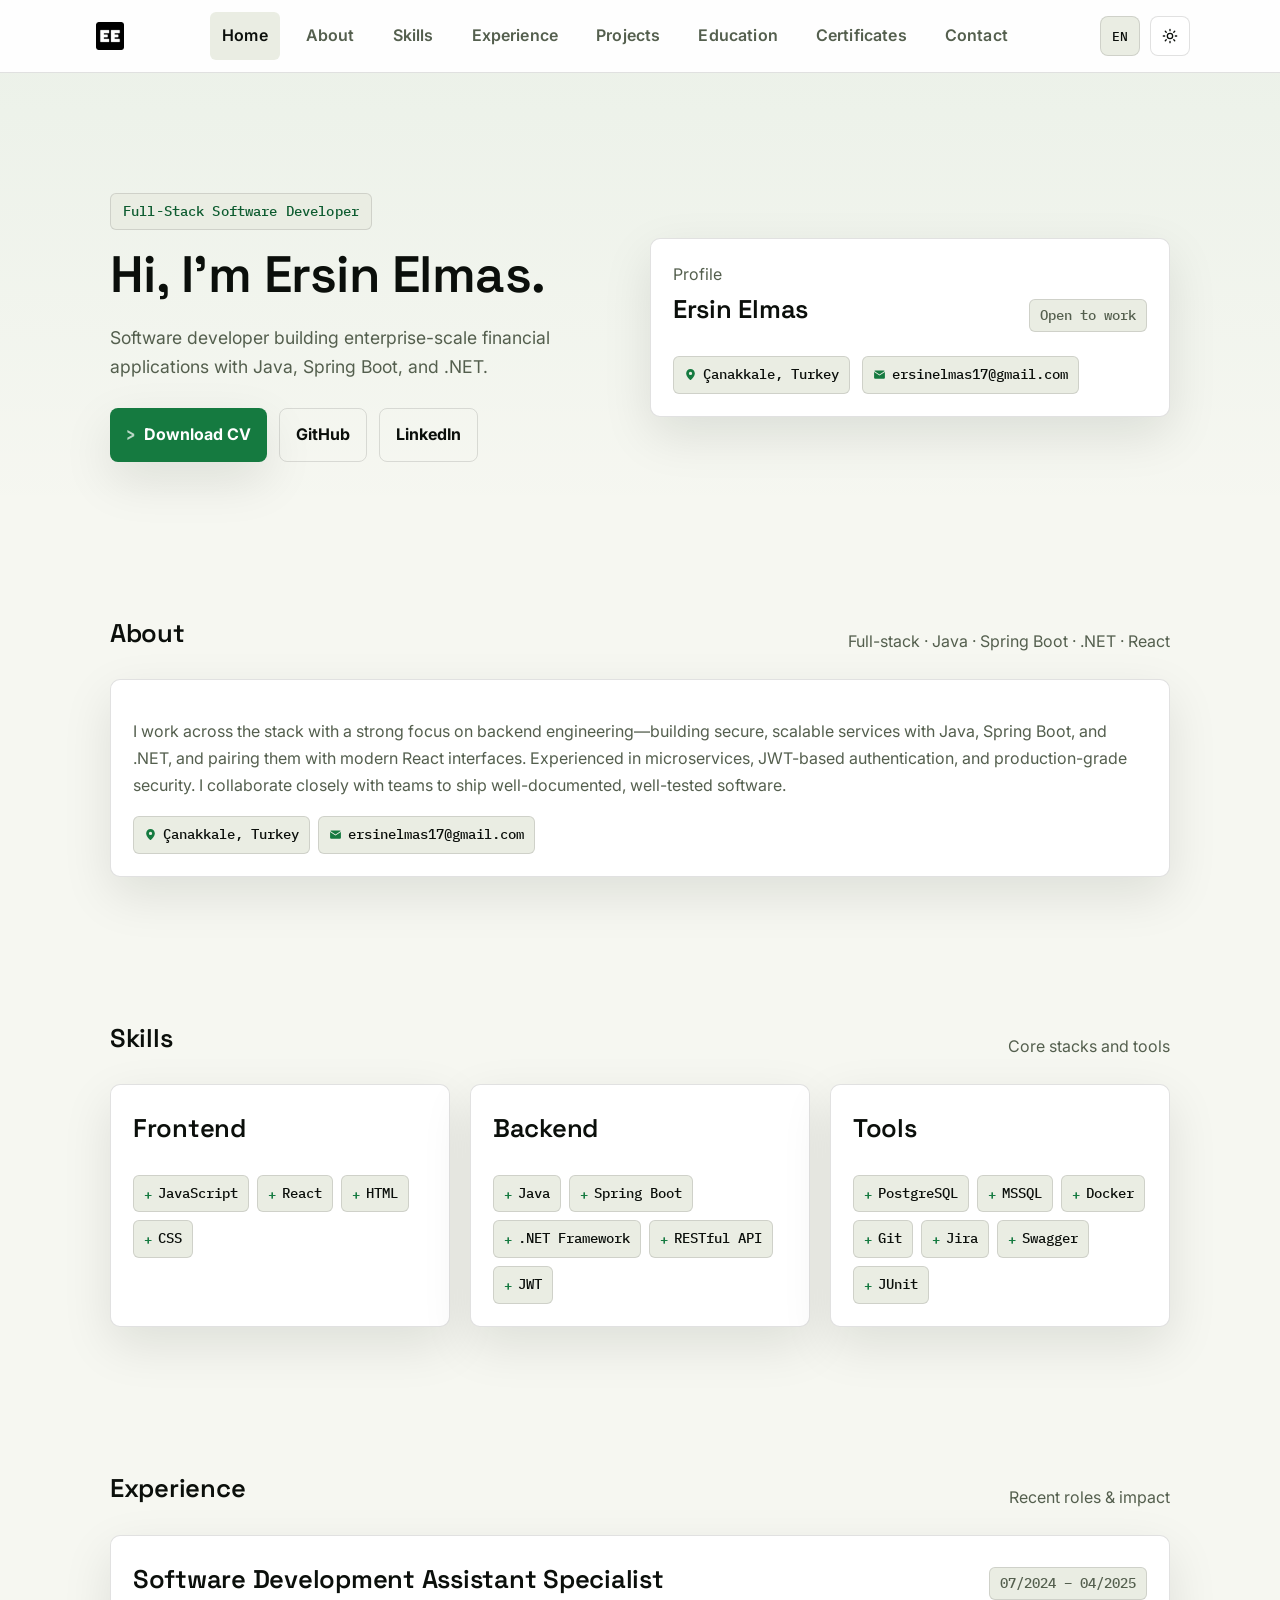
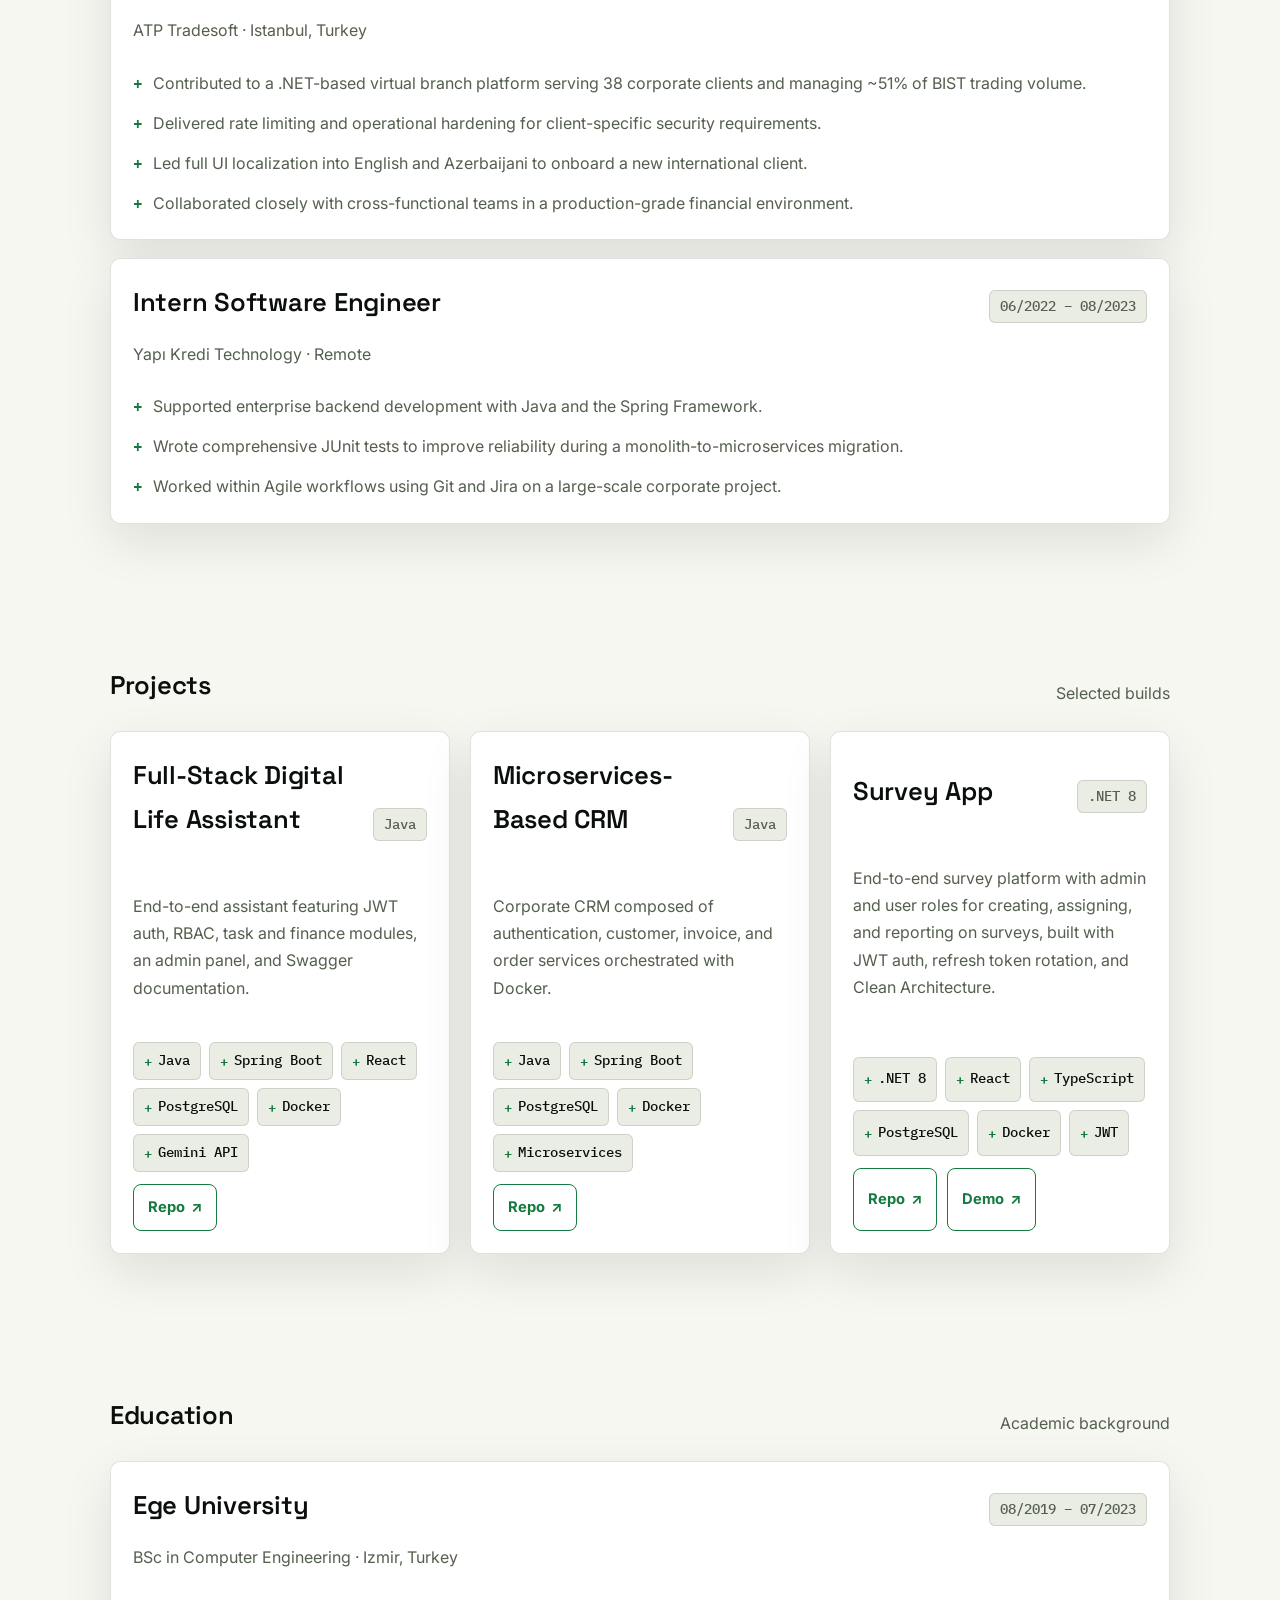
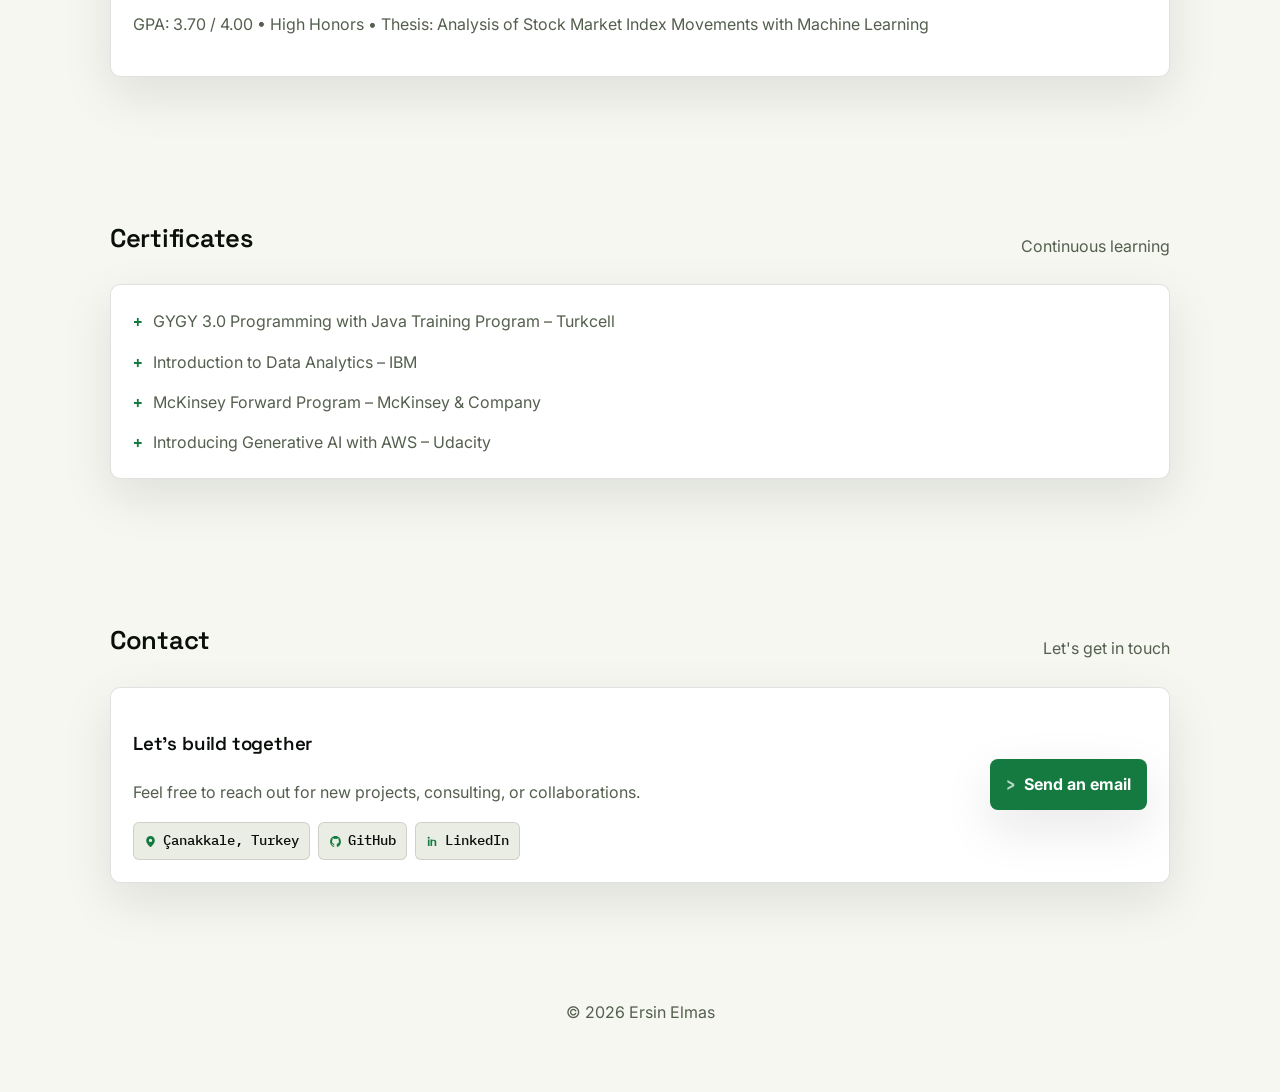
<file: index.html>
<!doctype html>
<html lang="tr">
  <head>
    <meta charset="utf-8">
    <meta name="viewport" content="width=device-width, initial-scale=1">
    <title>Ersin Elmas | Full-Stack Yazılım Geliştirici</title>
    <meta name="description" content="Full-stack geliştirici. Java, Spring Boot, .NET, React ve bulut altyapısı deneyimi. Kurumsal finans uygulamalarında güvenli ve ölçeklenebilir çözümler üretiyorum.">
    <meta property="og:title" content="Ersin Elmas | Full-Stack Yazılım Geliştirici">
    <meta property="og:description" content="Java, Spring Boot, .NET ve React ile mikroservis tabanlı finans uygulamaları geliştiren yazılım geliştirici.">
    <meta property="og:type" content="website">
    <meta property="og:url" content="https://ersinelmas.github.io/">
    <meta property="og:image" content="https://ersinelmas.github.io/images/og-image.png">
    <meta property="og:image:width" content="1200">
    <meta property="og:image:height" content="630">
    <meta property="og:locale" content="tr_TR">
    <meta name="twitter:card" content="summary_large_image">
    <meta name="twitter:title" content="Ersin Elmas | Full-Stack Yazılım Geliştirici">
    <meta name="twitter:description" content="Java, Spring Boot, .NET ve React ile mikroservis tabanlı finans uygulamaları geliştiren yazılım geliştirici.">
    <meta name="twitter:image" content="https://ersinelmas.github.io/images/og-image.png">
    <meta name="theme-color" content="#0a0c0a">
    <link rel="canonical" href="https://ersinelmas.github.io/">
    <link rel="icon" href="favicon.ico">
    <link rel="preconnect" href="https://fonts.googleapis.com">
    <link rel="preconnect" href="https://fonts.gstatic.com" crossorigin>
    <link href="https://fonts.googleapis.com/css2?family=Inter:wght@400;500;600;700&family=Space+Grotesk:wght@500;600;700&family=IBM+Plex+Mono:wght@400;500;600&display=swap" rel="stylesheet">
    <link rel="stylesheet" href="css/main.css">
    <script type="application/ld+json">
    {
      "@context": "https://schema.org",
      "@type": "Person",
      "name": "Ersin Elmas",
      "jobTitle": "Full-Stack Yazılım Geliştirici",
      "url": "https://ersinelmas.github.io/",
      "email": "mailto:ersinelmas17@gmail.com",
      "sameAs": [
        "https://github.com/ersinelmas",
        "https://linkedin.com/in/ersin-elmas"
      ],
      "knowsAbout": ["Java", "Spring Boot", ".NET", "React", "Docker", "PostgreSQL"]
    }
    </script>
  </head>
  <body>
    <a class="skip-link" href="#main-content" data-i18n="a11y.skipLink">İçeriğe geç</a>
    <header class="site-header">
      <div class="container navbar">
        <a class="brand" href="#home" aria-label="Ersin Elmas ana sayfa">
          <img src="favicon.ico" alt="EE logosu">
        </a>
        <nav class="nav-links" id="nav-links">
          <a href="#home" data-i18n="nav.home"></a>
          <a href="#about" data-i18n="nav.about"></a>
          <a href="#skills" data-i18n="nav.skills"></a>
          <a href="#experience" data-i18n="nav.experience"></a>
          <a href="#projects" data-i18n="nav.projects"></a>
          <a href="#education" data-i18n="nav.education"></a>
          <a href="#certificates" data-i18n="nav.certificates"></a>
          <a href="#contact" data-i18n="nav.contact"></a>
        </nav>
        <div class="header-actions">
          <div class="controls">
            <button class="toggle-btn" id="lang-toggle" type="button" aria-label="İngilizceye geç">TR</button>
            <button class="theme-btn" id="theme-toggle" aria-label="Açık temaya geç">
              <svg class="theme-icon icon-sun" aria-hidden="true" viewBox="0 0 24 24" fill="none" stroke="currentColor" stroke-width="2" stroke-linecap="round" stroke-linejoin="round">
                <circle cx="12" cy="12" r="4"></circle>
                <path d="M12 2v2M12 20v2M4.93 4.93l1.41 1.41M17.66 17.66l1.41 1.41M2 12h2M20 12h2M6.34 17.66l-1.41 1.41M19.07 4.93l-1.41 1.41"></path>
              </svg>
              <svg class="theme-icon icon-moon" aria-hidden="true" viewBox="0 0 24 24" fill="none" stroke="currentColor" stroke-width="2" stroke-linecap="round" stroke-linejoin="round">
                <path d="M21 12.79A9 9 0 1 1 11.21 3 7 7 0 0 0 21 12.79z"></path>
              </svg>
            </button>
          </div>
          <button class="menu-toggle" id="menu-toggle" aria-expanded="false" aria-controls="nav-links" aria-label="Menüyü aç/kapat">☰</button>
        </div>
      </div>
    </header>

    <noscript>
      <div class="container" style="padding: 24px 20px;">
        <p>Bu sayfanın içeriğini görüntülemek için JavaScript'i etkinleştirmeniz gerekiyor. İletişim: <a href="mailto:ersinelmas17@gmail.com">ersinelmas17@gmail.com</a> · <a href="https://github.com/ersinelmas" target="_blank" rel="noreferrer">GitHub</a> · <a href="https://linkedin.com/in/ersin-elmas" target="_blank" rel="noreferrer">LinkedIn</a></p>
      </div>
    </noscript>

    <main id="main-content">
      <section class="hero" id="home">
        <div class="container">
          <div class="grid hero-grid">
            <div>
              <span class="eyebrow" data-i18n="hero.eyebrow"></span>
              <h1 data-i18n="hero.title"></h1>
              <p class="lead" data-i18n="hero.subtitle"></p>
              <div class="actions">
                <a class="button" href="CV-Ersin-Elmas.pdf" download data-i18n="hero.actions.cv"></a>
                <a class="button secondary" href="https://github.com/ersinelmas" target="_blank" rel="noreferrer" data-i18n="hero.actions.github"></a>
                <a class="button secondary" href="https://linkedin.com/in/ersin-elmas" target="_blank" rel="noreferrer" data-i18n="hero.actions.linkedin"></a>
              </div>
            </div>
            <div class="card">
              <div class="section-header">
                <div>
                  <p class="section-subtitle" data-i18n="hero.profile.heading"></p>
                  <h2 class="section-title" data-i18n="hero.profile.name"></h2>
                </div>
                <div class="badge" data-i18n="hero.profile.badge"></div>
              </div>
              <div class="meta-row">
                <span class="skill-badge icon-badge icon-location"><svg class="badge-icon" aria-hidden="true" viewBox="0 0 24 24"><path d="M12 2C7.58 2 4 5.58 4 10c0 5.25 6.72 11.32 7 11.58a1.5 1.5 0 0 0 2 0C13.28 21.32 20 15.25 20 10c0-4.42-3.58-8-8-8zm0 11a3 3 0 1 1 0-6 3 3 0 0 1 0 6z"/></svg><span id="about-location"></span></span>
                <span class="skill-badge icon-badge icon-email"><svg class="badge-icon" aria-hidden="true" viewBox="0 0 24 24"><path d="M2.28 5.6A2 2 0 0 1 4 4.5h16a2 2 0 0 1 1.72 1.1L12 12 2.28 5.6z"/><path d="M22 7.4v10.6a2 2 0 0 1-2 2H4a2 2 0 0 1-2-2V7.4l9.32 6.13a1.2 1.2 0 0 0 1.36 0L22 7.4z"/></svg><span id="about-email"></span></span>
              </div>
            </div>
          </div>
        </div>
      </section>

      <section class="section" id="about">
        <div class="container">
          <div class="section-header">
            <h2 class="section-title" data-i18n="about.title"></h2>
            <p class="section-subtitle" data-i18n="subtitles.about"></p>
          </div>
          <div class="card">
            <p class="muted" data-i18n="about.description"></p>
            <div class="tag-row" aria-label="Contact details">
              <span class="skill-badge icon-badge icon-location"><svg class="badge-icon" aria-hidden="true" viewBox="0 0 24 24"><path d="M12 2C7.58 2 4 5.58 4 10c0 5.25 6.72 11.32 7 11.58a1.5 1.5 0 0 0 2 0C13.28 21.32 20 15.25 20 10c0-4.42-3.58-8-8-8zm0 11a3 3 0 1 1 0-6 3 3 0 0 1 0 6z"/></svg><span id="about-detail-location"></span></span>
              <span class="skill-badge icon-badge icon-email"><svg class="badge-icon" aria-hidden="true" viewBox="0 0 24 24"><path d="M2.28 5.6A2 2 0 0 1 4 4.5h16a2 2 0 0 1 1.72 1.1L12 12 2.28 5.6z"/><path d="M22 7.4v10.6a2 2 0 0 1-2 2H4a2 2 0 0 1-2-2V7.4l9.32 6.13a1.2 1.2 0 0 0 1.36 0L22 7.4z"/></svg><span id="about-detail-email"></span></span>
            </div>
          </div>
        </div>
      </section>

      <section class="section" id="skills">
        <div class="container">
          <div class="section-header">
            <h2 class="section-title" data-i18n="skills.title"></h2>
            <p class="section-subtitle" data-i18n="subtitles.skills"></p>
          </div>
          <div class="grid skill-grid" id="skills-list"></div>
        </div>
      </section>

      <section class="section" id="experience">
        <div class="container">
          <div class="section-header">
            <h2 class="section-title" data-i18n="experience.title"></h2>
            <p class="section-subtitle" data-i18n="subtitles.experience"></p>
          </div>
          <div class="timeline" id="experience-list"></div>
        </div>
      </section>

      <section class="section" id="projects">
        <div class="container">
          <div class="section-header">
            <h2 class="section-title" data-i18n="projects.title"></h2>
            <p class="section-subtitle" data-i18n="subtitles.projects"></p>
          </div>
          <div class="grid project-grid" id="projects-list"></div>
        </div>
      </section>

      <section class="section" id="education">
        <div class="container">
          <div class="section-header">
            <h2 class="section-title" data-i18n="education.title"></h2>
            <p class="section-subtitle" data-i18n="subtitles.education"></p>
          </div>
          <div class="timeline" id="education-list"></div>
        </div>
      </section>

      <section class="section" id="certificates">
        <div class="container">
          <div class="section-header">
            <h2 class="section-title" data-i18n="certificates.title"></h2>
            <p class="section-subtitle" data-i18n="subtitles.certificates"></p>
          </div>
          <div class="card">
            <ul class="list" id="certificate-list"></ul>
          </div>
        </div>
      </section>

      <section class="section" id="contact">
        <div class="container">
          <div class="section-header">
            <h2 class="section-title" data-i18n="contact.title"></h2>
            <p class="section-subtitle" data-i18n="subtitles.contact"></p>
          </div>
          <div class="card contact-card">
            <div>
              <h3 data-i18n="contact.headline"></h3>
              <p class="muted" data-i18n="contact.description"></p>
              <div class="tag-row">
                <span class="skill-badge icon-badge icon-location"><svg class="badge-icon" aria-hidden="true" viewBox="0 0 24 24"><path d="M12 2C7.58 2 4 5.58 4 10c0 5.25 6.72 11.32 7 11.58a1.5 1.5 0 0 0 2 0C13.28 21.32 20 15.25 20 10c0-4.42-3.58-8-8-8zm0 11a3 3 0 1 1 0-6 3 3 0 0 1 0 6z"/></svg><span id="contact-location"></span></span>
                <a class="skill-badge icon-badge icon-github" href="https://github.com/ersinelmas" target="_blank" rel="noreferrer"><svg class="badge-icon" aria-hidden="true" viewBox="0 0 24 24"><path d="M12 2C6.48 2 2 6.58 2 12.25c0 4.53 2.87 8.37 6.84 9.73.5.1.68-.22.68-.49 0-.24-.01-1.04-.01-1.88-2.78.62-3.37-1.22-3.37-1.22-.46-1.2-1.11-1.52-1.11-1.52-.91-.64.07-.63.07-.63 1 .07 1.53 1.05 1.53 1.05.89 1.57 2.34 1.12 2.91.86.09-.66.35-1.12.63-1.38-2.22-.26-4.56-1.14-4.56-5.07 0-1.12.39-2.03 1.03-2.75-.1-.26-.45-1.31.1-2.73 0 0 .84-.28 2.75 1.05a9.3 9.3 0 0 1 5 0c1.91-1.33 2.75-1.05 2.75-1.05.55 1.42.2 2.47.1 2.73.64.72 1.03 1.63 1.03 2.75 0 3.94-2.34 4.8-4.57 5.06.36.32.68.94.68 1.9 0 1.37-.01 2.47-.01 2.81 0 .27.18.6.69.49A10.26 10.26 0 0 0 22 12.25C22 6.58 17.52 2 12 2z"/></svg>GitHub</a>
                <a class="skill-badge icon-badge icon-linkedin" href="https://linkedin.com/in/ersin-elmas" target="_blank" rel="noreferrer"><svg class="badge-icon" aria-hidden="true" viewBox="0 0 24 24"><path d="M6.94 5a2 2 0 1 1-4 0 2 2 0 0 1 4 0zM3.5 8.5h3v12h-3v-12zm6 0h2.9v1.64h.04c.4-.76 1.4-1.56 2.86-1.56 3.06 0 3.63 2 3.63 4.62v7.3h-3v-6.47c0-1.54-.03-3.53-2.15-3.53-2.15 0-2.48 1.68-2.48 3.42v6.58h-3v-12z"/></svg>LinkedIn</a>
              </div>
            </div>
            <div>
              <a class="button" id="contact-email" href="mailto:ersinelmas17@gmail.com" data-i18n="contact.emailLabel"></a>
            </div>
          </div>
        </div>
      </section>
    </main>

    <footer class="footer">
      <div class="container">
        <p>© <span id="year"></span> Ersin Elmas</p>
      </div>
    </footer>

    <script src="js/main.js" type="module"></script>
  </body>
</html>
</file>
<file: css/main.css>
:root {
  --font-primary: 'Inter', system-ui, -apple-system, BlinkMacSystemFont, 'Segoe UI', sans-serif;
  --font-display: 'Space Grotesk', var(--font-primary);
  --font-mono: 'IBM Plex Mono', ui-monospace, SFMono-Regular, Menlo, Consolas, monospace;
  --bg: #0a0c0a;
  --surface: #12160f;
  --muted-surface: #181f15;
  --text: #f2f5ec;
  --muted: #8fa089;
  --accent: #3fcb77;
  --accent-strong: #2e9c5c;
  --border: rgba(63, 203, 119, 0.16);
  --shadow: 0 20px 60px rgba(0, 0, 0, 0.45);
  --max-width: 1100px;
  --radius: 10px;
  --gutter: 20px;
  --control-size: 40px;
  --button-text: #0a0c0a;
  --eyebrow-text: var(--accent);
}

:root[data-theme='light'] {
  --bg: #f6f7f1;
  --surface: #ffffff;
  --muted-surface: #eaede3;
  --text: #0b0f0b;
  --muted: #545f4e;
  --accent: #157a40;
  --accent-strong: #0e5c30;
  --border: rgba(11, 15, 11, 0.12);
  --shadow: 0 18px 50px rgba(11, 15, 11, 0.1);
  --button-text: #ffffff;
  --eyebrow-text: var(--accent-strong);
}

* {
  box-sizing: border-box;
}

html {
  scroll-behavior: smooth;
}

body {
  margin: 0;
  font-family: var(--font-primary);
  background: linear-gradient(180deg, rgba(63, 203, 119, 0.06), transparent 12%),
    var(--bg);
  color: var(--text);
  line-height: 1.7;
  min-height: 100vh;
}

:root[data-theme='light'] body {
  background: linear-gradient(180deg, rgba(21, 122, 64, 0.05), transparent 12%), var(--bg);
}

h1,
h2,
h3,
.section-title {
  font-family: var(--font-display);
  font-weight: 600;
  letter-spacing: -0.01em;
}

body[data-reduced-motion='true'] *,
body[data-reduced-motion='true'] *::before,
body[data-reduced-motion='true'] *::after {
  animation-duration: 0.001ms !important;
  animation-iteration-count: 1 !important;
  transition-duration: 0.001ms !important;
}

img {
  max-width: 100%;
  height: auto;
}

a {
  color: inherit;
  text-decoration: none;
}

a:focus-visible,
button:focus-visible {
  outline: 2px solid var(--accent);
  outline-offset: 4px;
}

.container {
  width: min(100%, var(--max-width));
  margin: 0 auto;
  padding: 0 var(--gutter);
}

.site-header {
  --header-height: 72px;
  position: sticky;
  top: 0;
  z-index: 10;
  backdrop-filter: blur(10px);
  background: rgba(10, 12, 10, 0.85);
  border-bottom: 1px solid var(--border);
}

:root[data-theme='light'] .site-header {
  background: rgba(255, 255, 255, 0.92);
}

.navbar {
  display: flex;
  align-items: center;
  justify-content: space-between;
  min-height: var(--header-height);
  gap: 12px;
  padding: 10px 0;
}

.brand {
  display: inline-flex;
  align-items: center;
  justify-content: center;
  width: var(--control-size);
  height: var(--control-size);
  padding: 0;
  border-radius: 8px;
}

.brand img {
  width: 28px;
  height: 28px;
}

.nav-links {
  display: flex;
  gap: 14px;
  align-items: center;
}

.nav-links a {
  padding: 10px 12px;
  border-radius: 6px;
  color: var(--muted);
  font-weight: 600;
  letter-spacing: 0.01em;
  transition: color 0.2s ease, background 0.2s ease;
  white-space: nowrap;
}

.nav-links a:hover,
.nav-links a.active {
  color: var(--text);
  background: var(--muted-surface);
}

.controls {
  display: flex;
  align-items: center;
  gap: 10px;
}

.toggle-btn {
  display: inline-flex;
  align-items: center;
  justify-content: center;
  width: var(--control-size);
  height: var(--control-size);
  padding: 0;
  border: 1px solid var(--border);
  background: var(--muted-surface);
  color: var(--text);
  border-radius: 8px;
  font-family: var(--font-mono);
  font-size: 13px;
  font-weight: 500;
  cursor: pointer;
  transition: transform 0.2s ease, border-color 0.2s ease;
}

.theme-btn {
  display: inline-flex;
  align-items: center;
  justify-content: center;
  width: var(--control-size);
  height: var(--control-size);
  padding: 0;
  border: 1px solid var(--border);
  background: var(--surface);
  color: var(--text);
  border-radius: 8px;
  cursor: pointer;
  transition: border-color 0.2s ease, transform 0.2s ease;
}

.theme-btn:hover {
  border-color: var(--accent);
}

.theme-icon {
  width: 16px;
  height: 16px;
}

.theme-icon.icon-sun {
  display: none;
}

:root[data-theme='light'] .theme-icon.icon-sun {
  display: inline-flex;
}

:root[data-theme='light'] .theme-icon.icon-moon {
  display: none;
}

.header-actions {
  display: flex;
  align-items: center;
  gap: 10px;
}

.menu-toggle {
  display: none;
  align-items: center;
  justify-content: center;
  width: var(--control-size);
  height: var(--control-size);
  padding: 0;
  border: 1px solid var(--border);
  background: var(--surface);
  color: var(--text);
  border-radius: 8px;
  font-size: 16px;
  cursor: pointer;
}

.hero {
  padding: 120px 0 80px;
}

.grid {
  display: grid;
  gap: 20px;
}

.hero-grid {
  grid-template-columns: repeat(auto-fit, minmax(280px, 1fr));
  align-items: center;
}

.eyebrow {
  display: inline-flex;
  padding: 6px 12px;
  background: var(--muted-surface);
  border: 1px solid var(--border);
  border-radius: 6px;
  font-family: var(--font-mono);
  font-weight: 500;
  font-size: 0.85rem;
  letter-spacing: 0.01em;
  color: var(--eyebrow-text);
}

.skip-link {
  position: absolute;
  top: -60px;
  left: 12px;
  z-index: 100;
  padding: 12px 16px;
  background: var(--accent);
  color: var(--button-text);
  border-radius: 6px;
  font-weight: 700;
  transition: top 0.2s ease;
}

.skip-link:focus {
  top: 12px;
}

.hero h1 {
  font-size: clamp(2.4rem, 4vw, 3.2rem);
  margin: 16px 0 12px;
  line-height: 1.15;
}

.lead {
  font-size: 1.1rem;
  color: var(--muted);
  margin-bottom: 26px;
}

.actions {
  display: flex;
  flex-wrap: wrap;
  gap: 12px;
}

.button {
  display: inline-flex;
  align-items: center;
  gap: 8px;
  padding: 12px 16px;
  background: var(--accent);
  color: var(--button-text);
  border-radius: 8px;
  font-weight: 700;
  border: none;
  cursor: pointer;
  box-shadow: var(--shadow);
  transition: transform 0.2s ease, box-shadow 0.2s ease;
}

.button:not(.secondary)::before {
  content: '>';
  font-family: var(--font-mono);
  opacity: 0.7;
}

.button.secondary {
  background: transparent;
  color: var(--text);
  border: 1px solid var(--border);
  box-shadow: none;
}

.button:hover {
  transform: translateY(-2px);
  box-shadow: 0 16px 40px rgba(0, 0, 0, 0.25);
}

.card {
  background: var(--surface);
  border: 1px solid var(--border);
  border-radius: var(--radius);
  padding: 22px;
  box-shadow: var(--shadow);
}

.section {
  padding: 70px 0;
}

.section-header {
  display: flex;
  justify-content: space-between;
  align-items: flex-end;
  gap: 16px;
  margin-bottom: 24px;
}

.section-title {
  font-size: 1.6rem;
  margin: 0;
}

.section-subtitle {
  color: var(--muted);
  margin: 0;
}

.muted {
  color: var(--muted);
}

.skill-grid {
  grid-template-columns: repeat(auto-fit, minmax(220px, 1fr));
}

.skill-badge {
  display: inline-flex;
  align-items: center;
  gap: 6px;
  padding: 6px 10px;
  background: var(--muted-surface);
  border: 1px solid var(--border);
  border-radius: 6px;
  color: var(--text);
  font-family: var(--font-mono);
  font-size: 0.88rem;
  font-weight: 500;
}

.skill-badge:not(.icon-badge)::before {
  content: '+';
  color: var(--accent);
  font-weight: 600;
}

.badge-icon {
  width: 13px;
  height: 13px;
  flex-shrink: 0;
  fill: var(--accent);
}

.list {
  list-style: none;
  padding: 0;
  margin: 0;
  display: grid;
  gap: 12px;
}

.list li {
  display: grid;
  grid-template-columns: auto 1fr;
  gap: 10px;
  align-items: baseline;
  color: var(--muted);
}

.list li::before {
  content: '+';
  font-family: var(--font-mono);
  font-weight: 600;
  color: var(--accent);
}

.timeline {
  display: grid;
  gap: 18px;
}

.timeline-item {
  display: grid;
  gap: 8px;
}

.timeline-head {
  display: flex;
  justify-content: space-between;
  align-items: baseline;
  gap: 12px;
}

.badge {
  display: inline-flex;
  align-items: center;
  padding: 4px 10px;
  border-radius: 6px;
  border: 1px solid var(--border);
  background: var(--muted-surface);
  color: var(--muted);
  font-family: var(--font-mono);
  font-weight: 500;
  font-size: 0.85rem;
}

.tag-row {
  display: flex;
  flex-wrap: wrap;
  gap: 8px;
  margin-top: 12px;
}

.project-grid {
  grid-template-columns: repeat(auto-fit, minmax(260px, 1fr));
}

.project-card {
  display: grid;
  gap: 12px;
}

.project-actions {
  display: flex;
  gap: 10px;
  flex-wrap: wrap;
}

.link-btn {
  display: inline-flex;
  align-items: center;
  gap: 6px;
  padding: 10px 14px;
  border-radius: 8px;
  border: 1px solid var(--accent);
  background: transparent;
  color: var(--accent);
  font-weight: 700;
  font-size: 0.92rem;
  cursor: pointer;
  transition: transform 0.2s ease, background 0.2s ease, color 0.2s ease;
}

.link-btn::after {
  content: '↗';
}

.link-btn:hover {
  background: var(--accent);
  color: var(--button-text);
  transform: translateY(-2px);
}

.contact-card {
  display: grid;
  gap: 20px;
  align-items: center;
  grid-template-columns: 1fr;
}

@media (min-width: 700px) {
  .contact-card {
    grid-template-columns: 1fr auto;
  }
}

.footer {
  padding: 30px 0 50px;
  color: var(--muted);
  text-align: center;
}

.meta-row {
  display: flex;
  gap: 12px;
  flex-wrap: wrap;
  color: var(--muted);
}

.sr-only {
  position: absolute;
  width: 1px;
  height: 1px;
  padding: 0;
  margin: -1px;
  overflow: hidden;
  clip: rect(0, 0, 0, 0);
  white-space: nowrap;
  border: 0;
}

@media (max-width: 900px) {
  .nav-links {
    position: fixed;
    inset: var(--header-height) 0 auto;
    background: var(--bg);
    flex-direction: column;
    padding: 18px var(--gutter) 28px;
    border-bottom: 1px solid transparent;
    box-shadow: none;
    transform: translateY(-120%);
    transition: transform 0.25s ease, opacity 0.2s ease, visibility 0.2s ease;
    opacity: 0;
    visibility: hidden;
    pointer-events: none;
    z-index: 20;
  }

  .nav-links.open {
    transform: translateY(0);
    opacity: 1;
    visibility: visible;
    pointer-events: auto;
    border-bottom-color: var(--border);
    box-shadow: 0 12px 30px rgba(0, 0, 0, 0.25);
  }

  .menu-toggle {
    display: inline-flex;
  }
}

@media (max-width: 640px) {
  :root {
    --gutter: 24px;
  }

  .site-header {
    --header-height: 0px;
    margin-bottom: 10px;
  }

  .navbar {
    gap: 8px;
    padding: 6px 0;
  }

  .hero {
    padding: 64px 0 56px;
  }

  .header-actions {
    margin-left: auto;
    gap: 6px;
  }

  .controls {
    gap: 6px;
  }

  .section {
    padding: 56px 0;
  }
}
</file>
